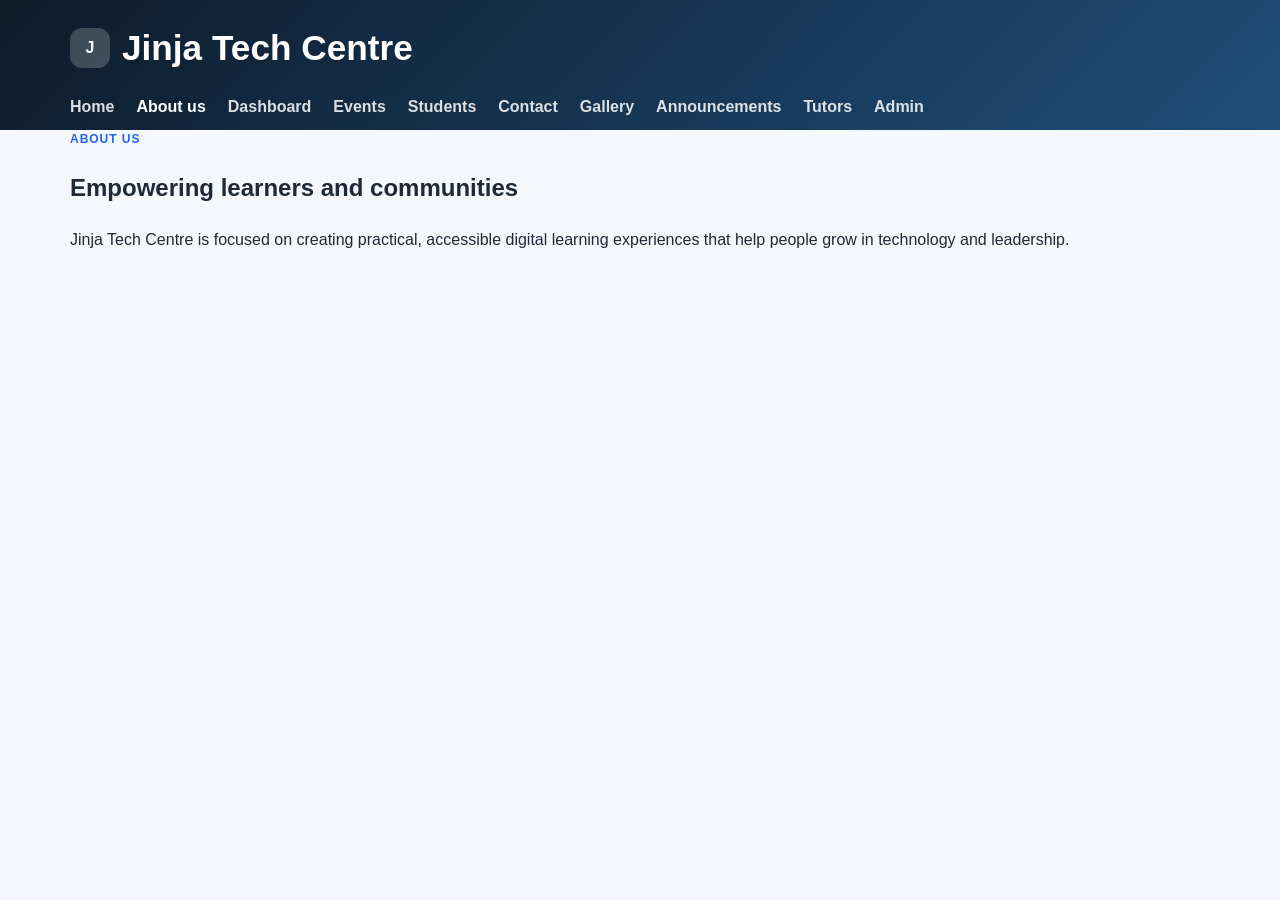
<file: about.html>
<!DOCTYPE html>
<html lang="en">
<head>
    <meta charset="UTF-8">
    <meta name="viewport" content="width=device-width, initial-scale=1.0">
    <title>About Us | Jinja Tech Centre</title>
    <link rel="stylesheet" href="styles.css">
</head>
<body class="page-body">
    <header class="page-header-bar">
        <div class="container nav-row">
            <div class="brand-wrap">
                <div class="logo-badge">J</div>
                <h1>Jinja Tech Centre</h1>
            </div>
            <nav class="tour-nav">
                <a href="index.html">Home</a>
                <a href="about.html" class="active">About us</a>
                <a href="dashboard.html">Dashboard</a>
                <a href="events.html">Events</a>
                <a href="students.html">Students</a>
                <a href="contact.html">Contact</a>
                <a href="gallery.html">Gallery</a>
                <a href="announcements.html">Announcements</a>
                <a href="tutor.html">Tutors</a>
                <a href="adim.html">Admin</a>
            </nav>
        </div>
    </header>

    <main class="container content-page">
        <section class="content-card">
            <p class="section-tag">About us</p>
            <h2>Empowering learners and communities</h2>
            <p>Jinja Tech Centre is focused on creating practical, accessible digital learning experiences that help people grow in technology and leadership.</p>
        </section>
    </main>
</body>
</html>
</file>
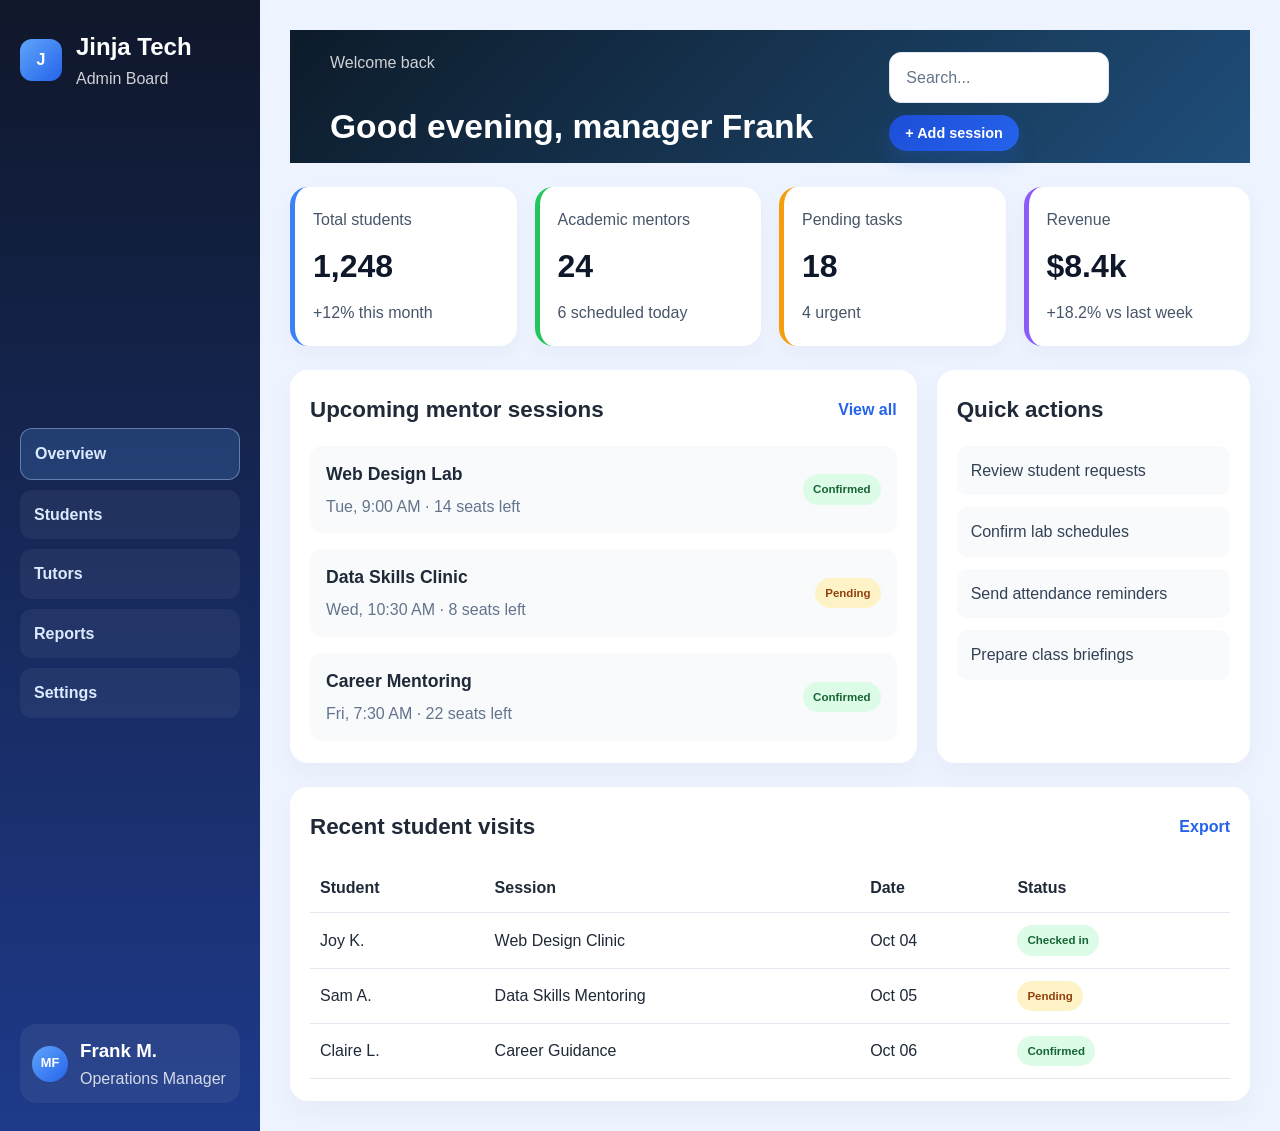
<file: adim.html>
<!DOCTYPE html>
<html lang="en">
<head>
    <meta charset="UTF-8">
    <meta name="viewport" content="width=device-width, initial-scale=1.0">
    <title>Admin Dashboard | Jinja Tech Centre</title>
    <link rel="stylesheet" href="styles.css">
</head>
<body class="admin-body">
    <div class="admin-shell">
        <aside class="admin-sidebar">
            <div class="brand-block">
                <div class="brand-logo">J</div>
                <div>
                    <h2>Jinja Tech</h2>
                    <p>Admin Board</p>
                </div>
            </div>

            <nav class="side-nav">
                <a class="active" href="adim.html">Overview</a>
                <a href="students.html">Students</a>
                <a href="tutor.html">Tutors</a>
                <a href="events.html">Reports</a>
                <a href="contact.html">Settings</a>
            </nav>

            <div class="admin-profile">
                <div class="mini-avatar">MF</div>
                <div>
                    <h3>Frank M.</h3>
                    <p>Operations Manager</p>
                </div>
            </div>
        </aside>

        <main class="admin-main">
            <header class="admin-topbar">
                <div>
                    <p class="top-label">Welcome back</p>
                    <h1>Good evening, manager Frank</h1>
                </div>

                <div class="top-actions">
                    <div class="search-box">Search...</div>
                    <button class="primary-btn small-btn">+ Add session</button>
                </div>
            </header>

            <section class="stat-grid">
                <article class="stat-card blue">
                    <p>Total students</p>
                    <h3>1,248</h3>
                    <span>+12% this month</span>
                </article>
                <article class="stat-card green">
                    <p>Academic mentors</p>
                    <h3>24</h3>
                    <span>6 scheduled today</span>
                </article>
                <article class="stat-card orange">
                    <p>Pending tasks</p>
                    <h3>18</h3>
                    <span>4 urgent</span>
                </article>
                <article class="stat-card purple">
                    <p>Revenue</p>
                    <h3>$8.4k</h3>
                    <span>+18.2% vs last week</span>
                </article>
            </section>

            <section class="admin-panel-grid">
                <article class="admin-panel large-panel">
                    <div class="panel-head">
                        <h2>Upcoming mentor sessions</h2>
                        <a href="tutor.html">View all</a>
                    </div>

                    <div class="tour-list">
                        <div class="tour-item">
                            <div>
                                <h3>Web Design Lab</h3>
                                <p>Tue, 9:00 AM · 14 seats left</p>
                            </div>
                            <span class="status-pill approved">Confirmed</span>
                        </div>

                        <div class="tour-item">
                            <div>
                                <h3>Data Skills Clinic</h3>
                                <p>Wed, 10:30 AM · 8 seats left</p>
                            </div>
                            <span class="status-pill review">Pending</span>
                        </div>

                        <div class="tour-item">
                            <div>
                                <h3>Career Mentoring</h3>
                                <p>Fri, 7:30 AM · 22 seats left</p>
                            </div>
                            <span class="status-pill approved">Confirmed</span>
                        </div>
                    </div>
                </article>

                <article class="admin-panel">
                    <div class="panel-head">
                        <h2>Quick actions</h2>
                    </div>
                    <ul class="task-list">
                        <li>Review student requests</li>
                        <li>Confirm lab schedules</li>
                        <li>Send attendance reminders</li>
                        <li>Prepare class briefings</li>
                    </ul>
                </article>
            </section>

            <section class="admin-table-panel admin-panel">
                <div class="panel-head">
                    <h2>Recent student visits</h2>
                    <a href="#">Export</a>
                </div>

                <table>
                    <thead>
                        <tr>
                            <th>Student</th>
                            <th>Session</th>
                            <th>Date</th>
                            <th>Status</th>
                        </tr>
                    </thead>
                    <tbody>
                        <tr>
                            <td>Joy K.</td>
                            <td>Web Design Clinic</td>
                            <td>Oct 04</td>
                            <td><span class="status-pill approved">Checked in</span></td>
                        </tr>
                        <tr>
                            <td>Sam A.</td>
                            <td>Data Skills Mentoring</td>
                            <td>Oct 05</td>
                            <td><span class="status-pill review">Pending</span></td>
                        </tr>
                        <tr>
                            <td>Claire L.</td>
                            <td>Career Guidance</td>
                            <td>Oct 06</td>
                            <td><span class="status-pill approved">Confirmed</span></td>
                        </tr>
                    </tbody>
                </table>
            </section>
        </main>
    </div>
</body>
</html>
</file>
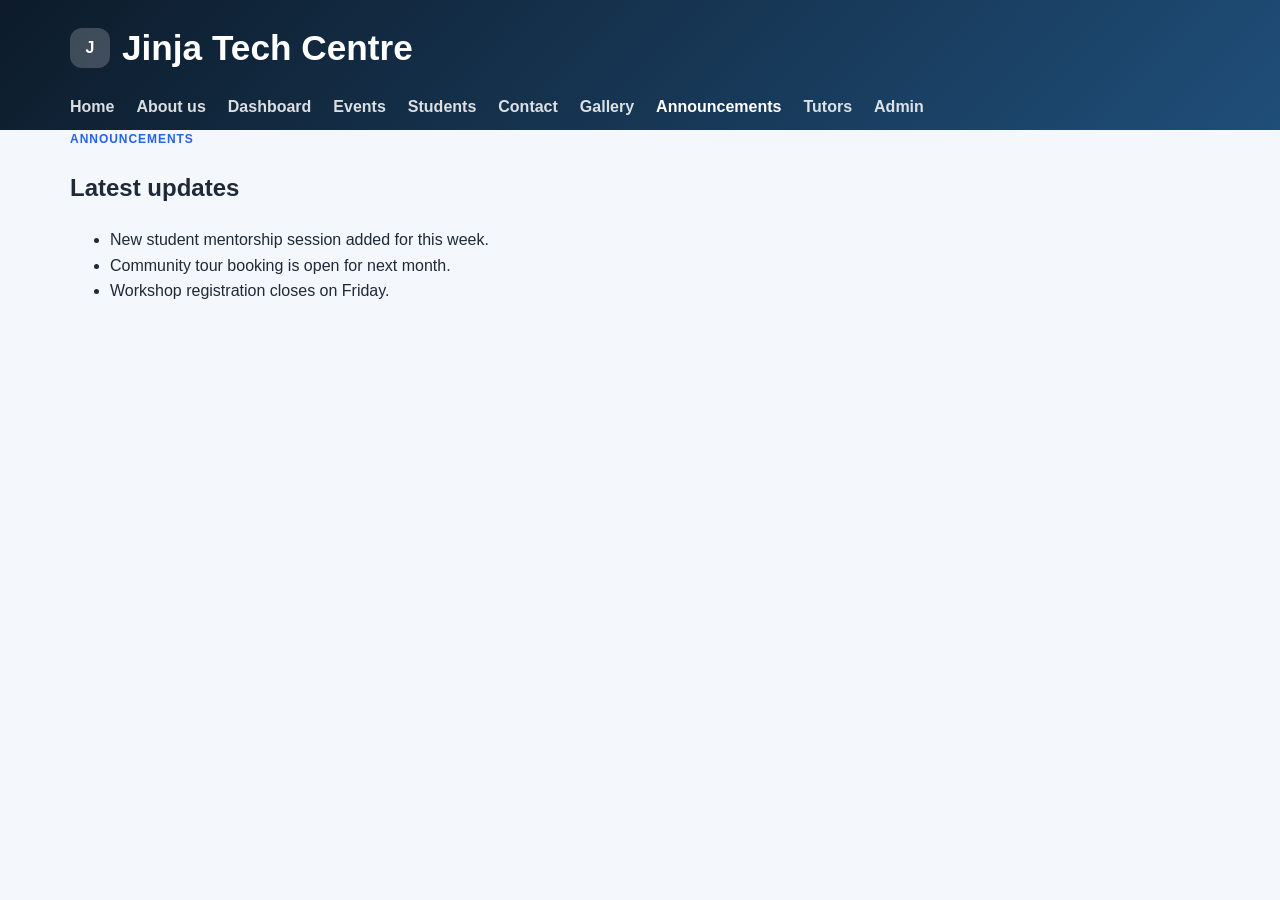
<file: announcements.html>
<!DOCTYPE html>
<html lang="en">
<head>
    <meta charset="UTF-8">
    <meta name="viewport" content="width=device-width, initial-scale=1.0">
    <title>Announcements | Jinja Tech Centre</title>
    <link rel="stylesheet" href="styles.css">
</head>
<body class="page-body">
    <header class="page-header-bar">
        <div class="container nav-row">
            <div class="brand-wrap">
                <div class="logo-badge">J</div>
                <h1>Jinja Tech Centre</h1>
            </div>
            <nav class="tour-nav">
                <a href="index.html">Home</a>
                <a href="about.html">About us</a>
                <a href="dashboard.html">Dashboard</a>
                <a href="events.html">Events</a>
                <a href="students.html">Students</a>
                <a href="contact.html">Contact</a>
                <a href="gallery.html">Gallery</a>
                <a href="announcements.html" class="active">Announcements</a>
                <a href="tutor.html">Tutors</a>
                <a href="adim.html">Admin</a>
            </nav>
        </div>
    </header>

    <main class="container content-page">
        <section class="content-card">
            <p class="section-tag">Announcements</p>
            <h2>Latest updates</h2>
            <ul class="announcement-list">
                <li>New student mentorship session added for this week.</li>
                <li>Community tour booking is open for next month.</li>
                <li>Workshop registration closes on Friday.</li>
            </ul>
        </section>
    </main>
</body>
</html>
</file>
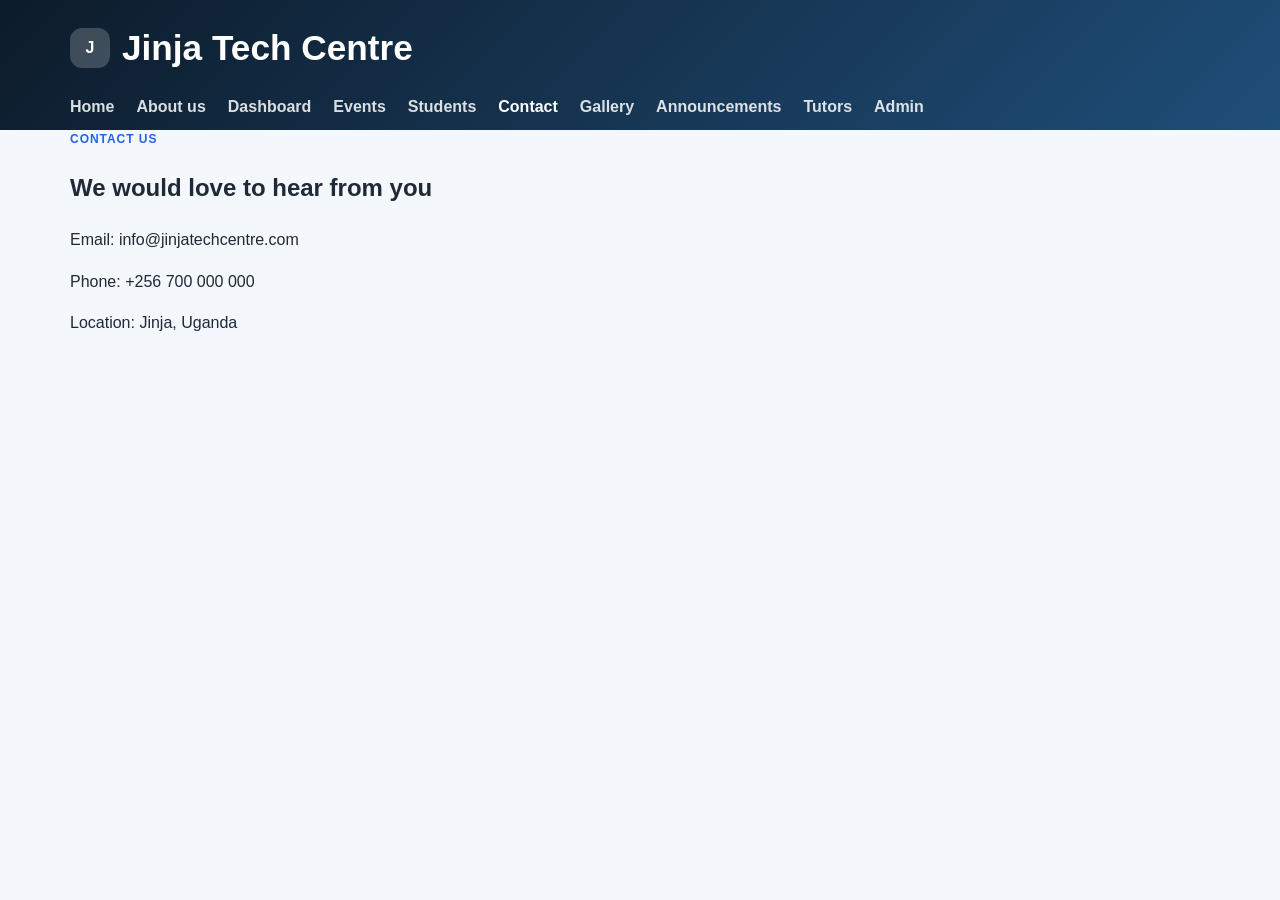
<file: contact.html>
<!DOCTYPE html>
<html lang="en">
<head>
    <meta charset="UTF-8">
    <meta name="viewport" content="width=device-width, initial-scale=1.0">
    <title>Contact | Jinja Tech Centre</title>
    <link rel="stylesheet" href="styles.css">
</head>
<body class="page-body">
    <header class="page-header-bar">
        <div class="container nav-row">
            <div class="brand-wrap">
                <div class="logo-badge">J</div>
                <h1>Jinja Tech Centre</h1>
            </div>
            <nav class="tour-nav">
                <a href="index.html">Home</a>
                <a href="about.html">About us</a>
                <a href="dashboard.html">Dashboard</a>
                <a href="events.html">Events</a>
                <a href="students.html">Students</a>
                <a href="contact.html" class="active">Contact</a>
                <a href="gallery.html">Gallery</a>
                <a href="announcements.html">Announcements</a>
                <a href="tutor.html">Tutors</a>
                <a href="adim.html">Admin</a>
            </nav>
        </div>
    </header>

    <main class="container content-page">
        <section class="content-card">
            <p class="section-tag">Contact us</p>
            <h2>We would love to hear from you</h2>
            <p>Email: info@jinjatechcentre.com</p>
            <p>Phone: +256 700 000 000</p>
            <p>Location: Jinja, Uganda</p>
        </section>
    </main>
</body>
</html>
</file>
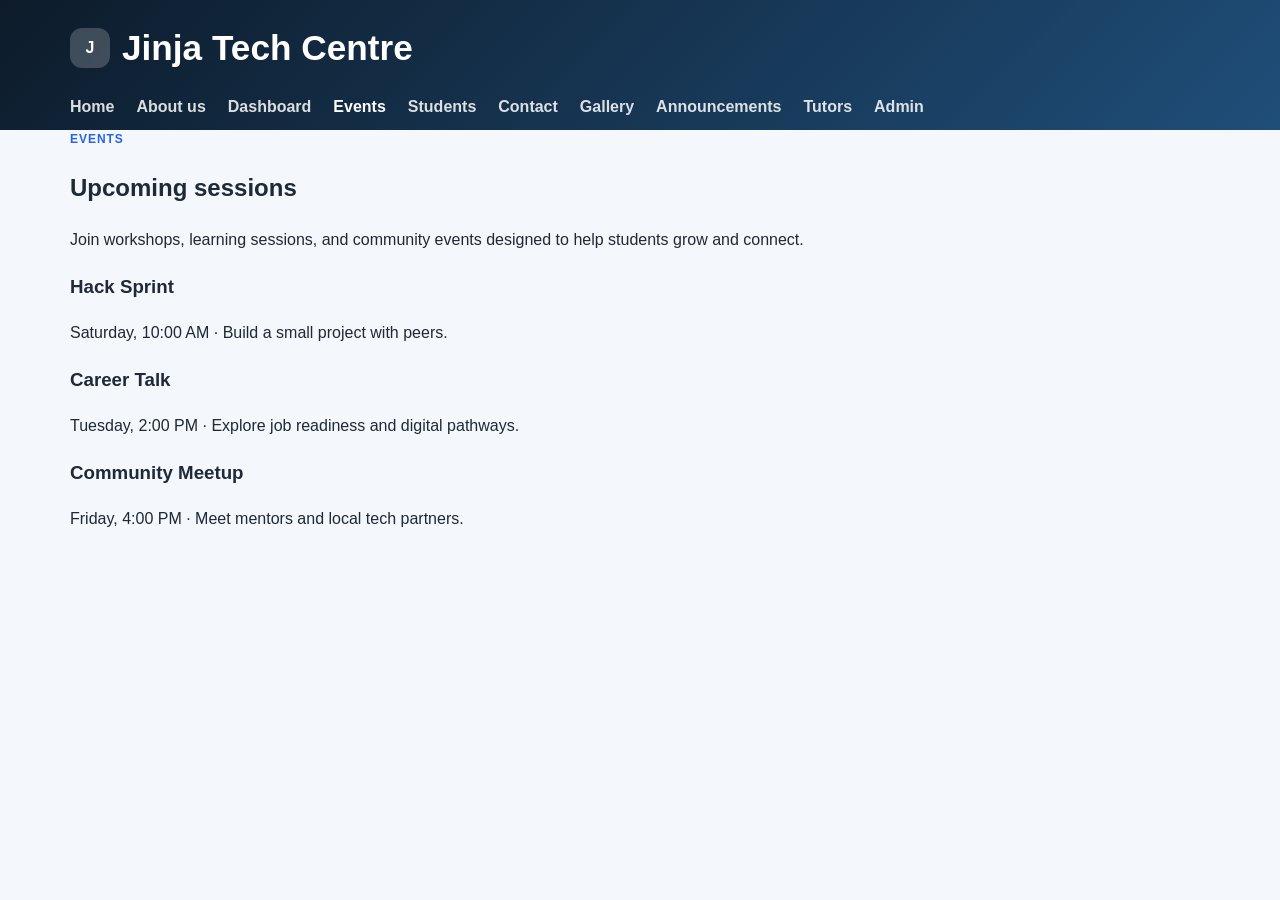
<file: events.html>
<!DOCTYPE html>
<html lang="en">
<head>
    <meta charset="UTF-8">
    <meta name="viewport" content="width=device-width, initial-scale=1.0">
    <title>Events | Jinja Tech Centre</title>
    <link rel="stylesheet" href="styles.css">
</head>
<body class="page-body">
    <header class="page-header-bar">
        <div class="container nav-row">
            <div class="brand-wrap">
                <div class="logo-badge">J</div>
                <h1>Jinja Tech Centre</h1>
            </div>
            <nav class="tour-nav">
                <a href="index.html">Home</a>
                <a href="about.html">About us</a>
                <a href="dashboard.html">Dashboard</a>
                <a href="events.html" class="active">Events</a>
                <a href="students.html">Students</a>
                <a href="contact.html">Contact</a>
                <a href="gallery.html">Gallery</a>
                <a href="announcements.html">Announcements</a>
                <a href="tutor.html">Tutors</a>
                <a href="adim.html">Admin</a>
            </nav>
        </div>
    </header>

    <main class="container content-page">
        <section class="content-card">
            <p class="section-tag">Events</p>
            <h2>Upcoming sessions</h2>
            <p>Join workshops, learning sessions, and community events designed to help students grow and connect.</p>
        </section>

        <section class="student-grid">
            <article class="info-panel">
                <h3>Hack Sprint</h3>
                <p>Saturday, 10:00 AM · Build a small project with peers.</p>
            </article>
            <article class="info-panel">
                <h3>Career Talk</h3>
                <p>Tuesday, 2:00 PM · Explore job readiness and digital pathways.</p>
            </article>
            <article class="info-panel">
                <h3>Community Meetup</h3>
                <p>Friday, 4:00 PM · Meet mentors and local tech partners.</p>
            </article>
        </section>
    </main>
</body>
</html>
</file>
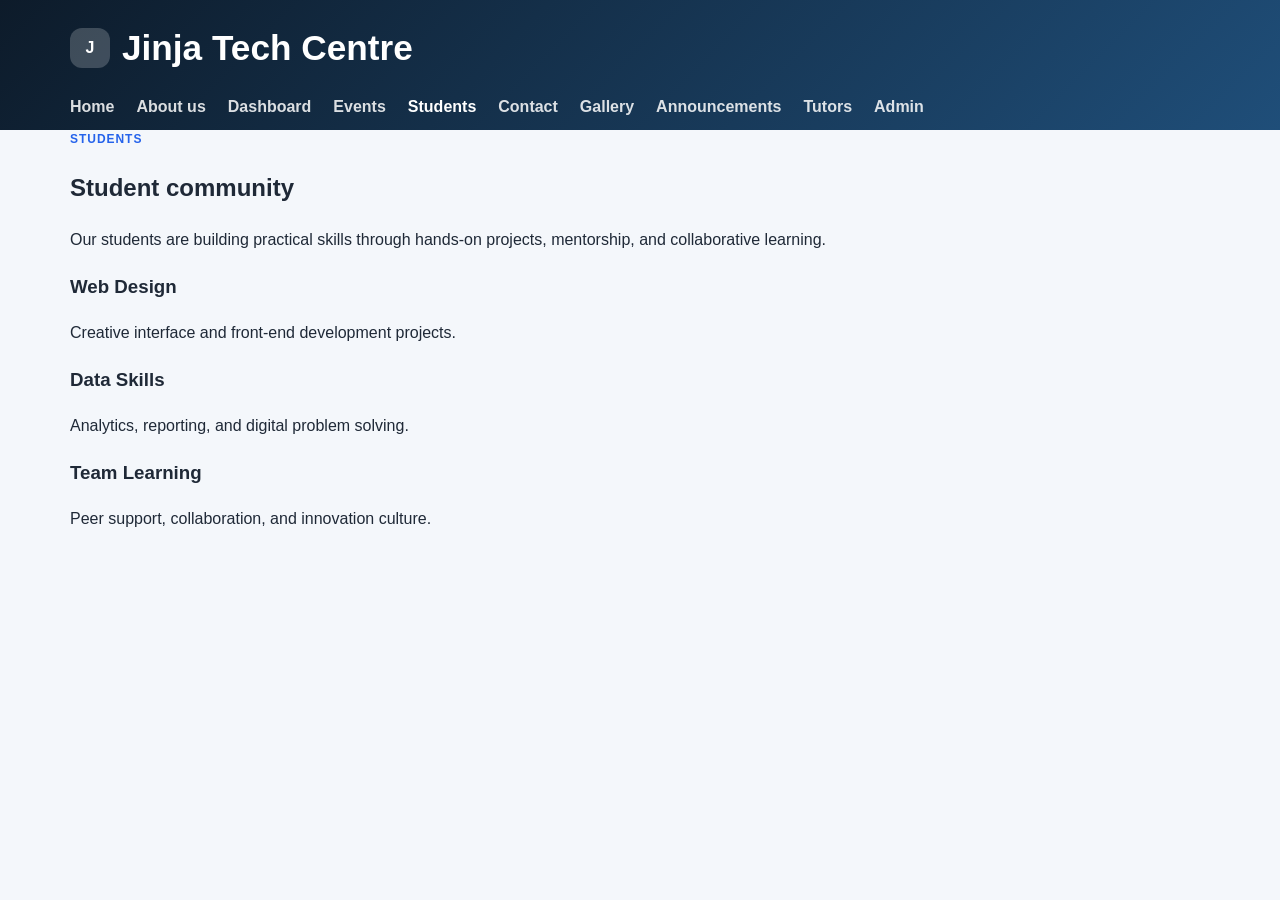
<file: students.html>
<!DOCTYPE html>
<html lang="en">
<head>
    <meta charset="UTF-8">
    <meta name="viewport" content="width=device-width, initial-scale=1.0">
    <title>Students | Jinja Tech Centre</title>
    <link rel="stylesheet" href="styles.css">
</head>
<body class="page-body">
    <header class="page-header-bar">
        <div class="container nav-row">
            <div class="brand-wrap">
                <div class="logo-badge">J</div>
                <h1>Jinja Tech Centre</h1>
            </div>
            <nav class="tour-nav">
                <a href="index.html">Home</a>
                <a href="about.html">About us</a>
                <a href="dashboard.html">Dashboard</a>
                <a href="events.html">Events</a>
                <a href="students.html" class="active">Students</a>
                <a href="contact.html">Contact</a>
                <a href="gallery.html">Gallery</a>
                <a href="announcements.html">Announcements</a>
                <a href="tutor.html">Tutors</a>
                <a href="adim.html">Admin</a>
            </nav>
        </div>
    </header>

    <main class="container content-page">
        <section class="content-card">
            <p class="section-tag">Students</p>
            <h2>Student community</h2>
            <p>Our students are building practical skills through hands-on projects, mentorship, and collaborative learning.</p>
        </section>

        <section class="student-grid">
            <article class="info-panel">
                <h3>Web Design</h3>
                <p>Creative interface and front-end development projects.</p>
            </article>
            <article class="info-panel">
                <h3>Data Skills</h3>
                <p>Analytics, reporting, and digital problem solving.</p>
            </article>
            <article class="info-panel">
                <h3>Team Learning</h3>
                <p>Peer support, collaboration, and innovation culture.</p>
            </article>
        </section>
    </main>
</body>
</html>
</file>
<file: styles.css>
* {
    box-sizing: border-box;
}

body {
    margin: 0;
    font-family: Arial, Helvetica, sans-serif;
    background: #f4f7fb;
    color: #1f2937;
    line-height: 1.6;
}

img {
    max-width: 100%;
    display: block;
}

header {
    background: linear-gradient(135deg, #0d1b2a, #1f4e79);
    color: white;
    padding: 20px 40px 10px;
}

header > div {
    display: flex;
    align-items: center;
    justify-content: space-between;
    gap: 20px;
    flex-wrap: wrap;
}

header img {
    width: 80px;
    height: 80px;
    border-radius: 50%;
    object-fit: cover;
    background: white;
    padding: 5px;
}

header h1 {
    margin: 0;
    font-size: 2.2rem;
}

.nav {
    margin-top: 20px;
    background: rgba(255, 255, 255, 0.08);
    border-radius: 10px;
    padding: 12px 18px;
}

.nav ul {
    list-style: none;
    display: flex;
    flex-wrap: wrap;
    gap: 12px;
    justify-content: center;
    padding: 0;
    margin: 0;
}

.nav a {
    color: white;
    text-decoration: none;
    font-weight: 600;
    padding: 8px 12px;
    border-radius: 6px;
    transition: background 0.2s ease;
}

.nav a:hover {
    background: rgba(255, 255, 255, 0.15);
}

.dashboard-page {
    max-width: 1200px;
    margin: 40px auto;
    padding: 0 20px 40px;
    display: grid;
    grid-template-columns: 320px 1fr;
    gap: 24px;
    align-items: start;
}

.sidebar {
    display: flex;
    flex-direction: column;
    gap: 22px;
}

.content-area {
    min-width: 0;
}

.profile-part {
    display: flex;
    flex-direction: column;
    align-items: center;
    justify-content: center;
    background: linear-gradient(135deg, #e0f2fe, #f8fafc);
    border: 1px solid #bae6fd;
    border-radius: 24px;
    padding: 28px 20px;
    box-shadow: 0 12px 30px rgba(14, 116, 144, 0.08);
}

.profile-image {
    width: 150px;
    height: 150px;
    overflow: hidden;
    border-radius: 50%;
    border: 4px solid #ffffff;
    box-shadow: 0 8px 20px rgba(15, 23, 42, 0.12);
    margin-bottom: 16px;
}

.profile-image img {
    width: 100%;
    height: 100%;
    object-fit: cover;
}

.profile-name {
    margin: 0;
    font-size: 2rem;
    font-weight: 700;
    color: #0f172a;
    text-align: center;
}

.profile-role {
    margin: 6px 0 16px;
    background: #dbeafe;
    color: #1d4ed8;
    font-weight: 700;
    padding: 6px 14px;
    border-radius: 999px;
    letter-spacing: 0.04em;
}

.profile-info {
    list-style: none;
    padding: 0;
    margin: 0;
    width: 100%;
    display: grid;
    gap: 10px;
    color: #334155;
    font-size: 0.95rem;
}

.profile-info li {
    background: rgba(255, 255, 255, 0.6);
    border-radius: 10px;
    padding: 10px 12px;
}

.profile-extra {
    width: 100%;
    max-height: 0;
    overflow: hidden;
    transition: max-height 0.35s ease, margin-top 0.35s ease;
}

.profile-extra.open {
    max-height: 260px;
    margin-top: 12px;
}

.profile-extra p {
    margin: 0 0 8px;
    color: #334155;
    font-size: 0.92rem;
}

.show-more-btn {
    margin-top: 12px;
    border: none;
    background: #1d4ed8;
    color: white;
    padding: 9px 14px;
    border-radius: 999px;
    cursor: pointer;
    font-weight: 700;
}

.notification-panel {
    background: #ffffff;
    border: 1px solid #e2e8f0;
    border-radius: 18px;
    padding: 20px 18px;
    box-shadow: 0 10px 25px rgba(15, 23, 42, 0.04);
}

.panel-title {
    display: flex;
    justify-content: space-between;
    align-items: center;
    margin-bottom: 12px;
}

.panel-title h3 {
    margin: 0;
    font-size: 1.3rem;
}

.panel-title span {
    font-size: 0.72rem;
    color: #2563eb;
    font-weight: 700;
    background: #dbeafe;
    padding: 5px 8px;
    border-radius: 999px;
}

.notification-panel ul {
    list-style: none;
    margin: 0;
    padding: 0;
    display: grid;
    gap: 12px;
}

.notification-panel li {
    display: flex;
    align-items: center;
    gap: 10px;
    background: #f8fafc;
    border-radius: 10px;
    padding: 10px 12px;
    color: #475569;
}

.dot {
    width: 10px;
    height: 10px;
    border-radius: 50%;
    display: inline-block;
}

.dot.blue { background: #3b82f6; }
.dot.green { background: #22c55e; }
.dot.orange { background: #f59e0b; }

.header-top {
    display: flex;
    justify-content: space-between;
    align-items: center;
    gap: 20px;
    flex-wrap: wrap;
}

.brand-wrap {
    display: flex;
    align-items: center;
    gap: 20px;
    flex-wrap: wrap;
}

.notification-bell {
    position: relative;
    width: 42px;
    height: 42px;
    border-radius: 50%;
    background: rgba(255, 255, 255, 0.15);
    border: 1px solid rgba(255, 255, 255, 0.2);
    display: flex;
    align-items: center;
    justify-content: center;
}

.notification-bell::before {
    content: "🔔";
    font-size: 1.1rem;
}

.notification-count {
    position: absolute;
    top: -6px;
    right: -4px;
    background: #f97316;
    color: white;
    width: 20px;
    height: 20px;
    border-radius: 50%;
    display: flex;
    align-items: center;
    justify-content: center;
    font-size: 0.7rem;
    font-weight: 700;
}

.page-header {
    display: flex;
    justify-content: space-between;
    align-items: center;
    gap: 20px;
    margin-bottom: 28px;
}

.eyebrow {
    text-transform: uppercase;
    letter-spacing: 0.12em;
    font-size: 0.72rem;
    font-weight: 700;
    color: #3b82f6;
    margin: 0 0 8px;
}

.page-header h2 {
    margin: 0;
    font-size: 2.4rem;
}

.primary-btn {
    border: none;
    background: linear-gradient(135deg, #1d4ed8, #2563eb);
    color: white;
    border-radius: 999px;
    padding: 12px 20px;
    font-weight: 700;
    cursor: pointer;
    box-shadow: 0 10px 20px rgba(37, 99, 235, 0.2);
}

.dashboard-grid,
.info-grid {
    display: grid;
    gap: 20px;
    margin-bottom: 20px;
}

.dashboard-grid {
    grid-template-columns: repeat(3, minmax(220px, 1fr));
}

.info-grid {
    grid-template-columns: repeat(3, minmax(220px, 1fr));
}

.panel {
    background: #fff;
    border: 1px solid #e2e8f0;
    border-radius: 18px;
    padding: 22px 20px;
    box-shadow: 0 10px 25px rgba(15, 23, 42, 0.05);
}

.status-card {
    background: linear-gradient(135deg, #eff6ff, #ffffff);
    border-color: #bfdbfe;
}

.quick-card {
    background: linear-gradient(135deg, #f8fafc, #eef2ff);
}

.label {
    margin: 0 0 8px;
    font-size: 0.75rem;
    font-weight: 700;
    color: #475569;
    text-transform: uppercase;
    letter-spacing: 0.08em;
}

.panel h3 {
    margin: 0 0 12px;
    color: #0f172a;
    font-size: 1.5rem;
}

.panel p,
.panel li {
    color: #475569;
    margin: 0 0 8px;
}

.panel ul {
    margin: 0;
    padding-left: 18px;
}

@media (max-width: 768px) {
    header {
        padding: 18px 20px 10px;
    }

    header > div {
        justify-content: center;
        text-align: center;
    }

    .page-header,
    .dashboard-grid,
    .info-grid {
        grid-template-columns: 1fr;
        display: grid;
    }

    .page-header {
        justify-content: stretch;
        align-items: flex-start;
    }

    .primary-btn {
        width: 100%;
    }
}
main {
    padding: 30px 20px;
}

.hero-section {
    background: #eaf2ff;
    padding: 25px 20px;
    border-radius: 18px;
    overflow: hidden;
    margin-bottom: 30px;
    box-shadow: 0 6px 18px rgba(15, 23, 42, 0.08);
}

.hero-image {
    float: left;
    width: 46%;
    margin: 0 20px 20px 0;
}

.hero-image img {
    display: block;
    width: 100%;
    height: auto;
    border-radius: 12px;
    box-shadow: 0 8px 22px rgba(0, 0, 0, 0.15);
}

.hero-section h2 {
    margin-top: 0;
    font-size: 2rem;
    color: #0f172a;
}

.hero-section p {
    font-size: 1.05rem;
    color: #334155;
    margin: 0;
}

.about-us {
    display: grid;
    grid-template-columns: repeat(3, minmax(220px, 1fr));
    gap: 20px;
    margin: 40px 0;
}

.image-container {
    background: white;
    border-radius: 14px;
    overflow: hidden;
    box-shadow: 0 6px 18px rgba(15, 23, 42, 0.08);
}

.image-container img {
    width: 100%;
    height: 260px;
    object-fit: cover;
}

.vision {
    margin-top: 40px;
}

.vision-content {
    display: grid;
    grid-template-columns: repeat(3, minmax(220px, 1fr));
    gap: 20px;
}

.vison {
    background: linear-gradient(180deg, #ffffff, #edf4ff);
    border-left: 5px solid #1f4e79;
    border-radius: 12px;
    padding: 20px;
    box-shadow: 0 6px 18px rgba(15, 23, 42, 0.06);
}

.vison h2 {
    margin-top: 0;
    color: #0f172a;
}

.vison p {
    margin: 8px 0;
    color: #475569;
}

footer {
    background: #0b1320;
    color: #dfe7f1;
    padding: 30px 20px 20px;
}

.footer-section {
    max-width: 1100px;
    margin: 0 auto;
}

.footer-content {
    margin-bottom: 20px;
}

.footer-content h3,
.social-media h3 {
    color: #ffffff;
    margin-bottom: 10px;
}

.social-media ul {
    list-style: none;
    padding: 0;
    margin: 0 0 20px;
    display: flex;
    flex-wrap: wrap;
    gap: 15px;
}

.social-media a {
    color: #9ec5ff;
    text-decoration: none;
}

.social-media a:hover,
.footer-content a:hover {
    text-decoration: underline;
}

.admin-body {
    background: #eef4ff;
    min-height: 100vh;
    margin: 0;
    font-family: Arial, Helvetica, sans-serif;
}

.admin-shell {
    display: grid;
    grid-template-columns: 260px 1fr;
    min-height: 100vh;
}

.admin-sidebar {
    background: linear-gradient(180deg, #0f172a, #1e3a8a);
    color: white;
    padding: 28px 20px;
    display: flex;
    flex-direction: column;
    justify-content: space-between;
}

.brand-block {
    display: flex;
    align-items: center;
    gap: 14px;
    margin-bottom: 30px;
}

.brand-logo,
.logo-badge,
.mini-avatar {
    width: 42px;
    height: 42px;
    border-radius: 12px;
    background: linear-gradient(135deg, #60a5fa, #2563eb);
    display: flex;
    align-items: center;
    justify-content: center;
    font-weight: 700;
}

.brand-block h2,
.admin-profile h3 {
    margin: 0;
}

.brand-block p,
.admin-profile p,
.top-label {
    margin: 0;
    opacity: 0.8;
}

.side-nav {
    display: grid;
    gap: 10px;
}

.side-nav a {
    color: #dbeafe;
    text-decoration: none;
    background: rgba(255,255,255,0.05);
    border-radius: 12px;
    padding: 12px 14px;
    font-weight: 600;
}

.side-nav a.active {
    background: rgba(96,165,250,0.2);
    border: 1px solid rgba(191,219,254,0.4);
}

.admin-profile {
    display: flex;
    align-items: center;
    gap: 12px;
    background: rgba(255,255,255,0.06);
    padding: 12px;
    border-radius: 16px;
}

.mini-avatar {
    width: 36px;
    height: 36px;
    border-radius: 50%;
    font-size: 0.8rem;
}

.admin-main {
    padding: 30px;
}

.admin-topbar {
    display: flex;
    align-items: center;
    justify-content: space-between;
    gap: 20px;
    margin-bottom: 24px;
}

.admin-topbar h1 {
    margin: 4px 0 0;
    font-size: 2.1rem;
}

.top-actions {
    display: flex;
    align-items: center;
    gap: 12px;
}

.search-box {
    background: white;
    border: 1px solid #dfe7f1;
    border-radius: 12px;
    padding: 12px 16px;
    min-width: 220px;
    color: #64748b;
}

.small-btn {
    padding: 10px 16px;
    font-size: 0.9rem;
}

.stat-grid {
    display: grid;
    grid-template-columns: repeat(4, minmax(180px, 1fr));
    gap: 18px;
    margin-bottom: 24px;
}

.stat-card {
    background: white;
    padding: 20px 18px;
    border-radius: 18px;
    border-left: 5px solid #3b82f6;
    box-shadow: 0 8px 20px rgba(15, 23, 42, 0.04);
}

.stat-card.green { border-left-color: #22c55e; }
.stat-card.orange { border-left-color: #f59e0b; }
.stat-card.purple { border-left-color: #8b5cf6; }

.stat-card p,
.stat-card span {
    margin: 0;
    color: #475569;
}

.stat-card h3 {
    margin: 8px 0;
    font-size: 2rem;
    color: #0f172a;
}

.admin-panel-grid {
    display: grid;
    grid-template-columns: 2fr 1fr;
    gap: 20px;
    margin-bottom: 24px;
}

.admin-panel {
    background: white;
    border-radius: 18px;
    padding: 22px 20px;
    box-shadow: 0 10px 25px rgba(15, 23, 42, 0.04);
}

.panel-head {
    display: flex;
    justify-content: space-between;
    align-items: center;
    margin-bottom: 18px;
}

.panel-head h2 {
    margin: 0;
    font-size: 1.4rem;
}

.panel-head a {
    color: #2563eb;
    text-decoration: none;
    font-weight: 700;
}

.tour-list {
    display: grid;
    gap: 16px;
}

.tour-item {
    display: flex;
    justify-content: space-between;
    align-items: center;
    background: #f8fafc;
    border-radius: 12px;
    padding: 14px 16px;
    gap: 12px;
}

.tour-item h3 {
    margin: 0 0 6px;
    font-size: 1.1rem;
}

.tour-item p {
    margin: 0;
    color: #64748b;
}

.status-pill {
    display: inline-block;
    padding: 6px 10px;
    border-radius: 999px;
    font-size: 0.72rem;
    font-weight: 700;
}

.status-pill.approved {
    background: #dcfce7;
    color: #166534;
}

.status-pill.review {
    background: #fef3c7;
    color: #92400e;
}

.task-list {
    list-style: none;
    padding: 0;
    margin: 0;
    display: grid;
    gap: 12px;
}

.task-list li {
    background: #f8fafc;
    border-radius: 10px;
    padding: 12px 14px;
    color: #334155;
}

.admin-table-panel table {
    width: 100%;
    border-collapse: collapse;
}

.admin-table-panel th,
.admin-table-panel td {
    padding: 12px 10px;
    border-bottom: 1px solid #e2e8f0;
    text-align: left;
}

.tour-body {
    margin: 0;
    font-family: Arial, Helvetica, sans-serif;
    background: linear-gradient(180deg, #f7faff 0%, #edf4ff 100%);
    color: #0f172a;
}

.container {
    max-width: 1180px;
    margin: 0 auto;
    padding: 0 20px;
}

.tour-header {
    background: linear-gradient(135deg, #0f172a, #1d4ed8);
    color: white;
    padding: 20px 0;
}

.nav-row {
    display: flex;
    align-items: center;
    justify-content: space-between;
    gap: 18px;
    flex-wrap: wrap;
}

.brand-wrap {
    display: flex;
    align-items: center;
    gap: 12px;
}

.logo-badge {
    width: 40px;
    height: 40px;
    border-radius: 12px;
    background: rgba(255,255,255,0.2);
    display: flex;
    align-items: center;
    justify-content: center;
}

.tour-header h1 {
    margin: 0;
    font-size: 1.8rem;
}

.tour-nav {
    display: flex;
    gap: 22px;
    flex-wrap: wrap;
}

.tour-nav a {
    color: white;
    text-decoration: none;
    opacity: 0.85;
    font-weight: 600;
}

.tour-nav a.active {
    opacity: 1;
}

.tour-page {
    padding-top: 30px;
    padding-bottom: 50px;
}

.tour-hero {
    display: grid;
    grid-template-columns: 1.6fr 0.9fr;
    gap: 22px;
    background: white;
    border-radius: 22px;
    padding: 28px;
    box-shadow: 0 12px 30px rgba(37, 99, 235, 0.08);
    margin-bottom: 24px;
}

.section-tag {
    margin: 0 0 12px;
    color: #2563eb;
    font-weight: 700;
    text-transform: uppercase;
    letter-spacing: 0.08em;
    font-size: 0.75rem;
}

.tour-hero h2 {
    margin: 0 0 12px;
    font-size: clamp(2rem, 4vw, 3rem);
}

.tour-hero p {
    color: #475569;
    margin: 0;
}

.hero-actions {
    display: flex;
    gap: 14px;
    margin-top: 20px;
    flex-wrap: wrap;
}

.ghost-btn {
    border: 1px solid #cbd5e1;
    background: white;
    color: #0f172a;
    border-radius: 999px;
    padding: 11px 18px;
    font-weight: 700;
    cursor: pointer;
}

.hero-highlight {
    background: linear-gradient(135deg, #dbeafe, #eff6ff);
    border-radius: 18px;
    padding: 22px 20px;
    border: 1px solid #bfdbfe;
}

.highlight-label {
    margin: 0 0 8px;
    font-size: 0.75rem;
    text-transform: uppercase;
    letter-spacing: 0.08em;
    color: #1d4ed8;
    font-weight: 700;
}

.hero-highlight h3 {
    margin: 0 0 12px;
    font-size: 1.8rem;
}

.hero-highlight ul {
    margin: 0;
    padding-left: 18px;
    color: #334155;
    line-height: 1.9;
}

.stats-strip {
    display: grid;
    grid-template-columns: repeat(4, minmax(160px, 1fr));
    gap: 18px;
    margin-bottom: 24px;
}

.mini-stat {
    background: white;
    border-radius: 16px;
    padding: 18px;
    box-shadow: 0 8px 20px rgba(15, 23, 42, 0.04);
}

.mini-stat strong {
    display: block;
    font-size: 1.6rem;
    margin-bottom: 8px;
}

.mini-stat span {
    color: #64748b;
}

.tour-filter-bar {
    display: flex;
    justify-content: space-between;
    align-items: center;
    gap: 16px;
    flex-wrap: wrap;
    background: white;
    border-radius: 16px;
    padding: 18px 20px;
    margin-bottom: 24px;
    box-shadow: 0 8px 20px rgba(15, 23, 42, 0.04);
}

.filter-pills {
    display: flex;
    flex-wrap: wrap;
    gap: 10px;
}

.pill {
    padding: 8px 12px;
    border-radius: 999px;
    background: #eff6ff;
    color: #1d4ed8;
    font-size: 0.82rem;
    font-weight: 700;
}

.pill.active {
    background: #1d4ed8;
    color: white;
}

.tour-grid {
    display: grid;
    grid-template-columns: repeat(3, minmax(260px, 1fr));
    gap: 22px;
}

.tour-card {
    background: white;
    border-radius: 20px;
    overflow: hidden;
    box-shadow: 0 12px 24px rgba(15, 23, 42, 0.06);
}

.tour-image {
    height: 200px;
    background-size: cover;
    background-position: center;
}

.image-one { background-image: linear-gradient(rgba(15,23,42,0.1), rgba(15,23,42,0.2)), url('images/tech.jpg'); }
.image-two { background-image: linear-gradient(rgba(15,23,42,0.1), rgba(15,23,42,0.2)), url('images/bus.jpg'); }
.image-three { background-image: linear-gradient(rgba(15,23,42,0.1), rgba(15,23,42,0.2)), url('images/innovation.jpg'); }

.tour-content {
    padding: 18px 18px 22px;
}

.card-top {
    display: flex;
    align-items: center;
    justify-content: space-between;
    gap: 12px;
    margin-bottom: 12px;
}

.tag {
    display: inline-block;
    background: #dbeafe;
    color: #1d4ed8;
    padding: 6px 10px;
    border-radius: 999px;
    font-size: 0.7rem;
    font-weight: 700;
}

.price {
    font-weight: 700;
    color: #0f172a;
}

.tour-content h3 {
    margin: 0 0 10px;
    font-size: 1.5rem;
}

.tour-content p {
    color: #475569;
    margin: 0 0 14px;
}

.card-meta {
    display: flex;
    justify-content: space-between;
    align-items: center;
    color: #64748b;
    margin-bottom: 16px;
    font-size: 0.9rem;
}

@media (max-width: 900px) {
    .admin-shell,
    .admin-panel-grid,
    .tour-hero,
    .tour-grid,
    .stat-grid,
    .stats-strip {
        grid-template-columns: 1fr;
    }

    .admin-shell {
        display: block;
    }

    .admin-sidebar {
        padding-bottom: 12px;
    }
}

@media (max-width: 768px) {
    header {
        padding: 18px 20px 10px;
    }

    header > div {
        justify-content: center;
        text-align: center;
    }

    .hero-image {
        float: none;
        width: 100%;
        margin: 0 0 20px;
    }

    .about-us,
    .vision-content {
        grid-template-columns: 1fr;
    }

    .admin-main {
        padding: 18px 18px 30px;
    }

    .admin-topbar,
    .top-actions,
    .tour-filter-bar,
    .nav-row {
        flex-direction: column;
        align-items: flex-start;
    }

    .search-box {
        min-width: 100%;
    }

    .tour-nav {
        gap: 10px;
    }
}
</file>
